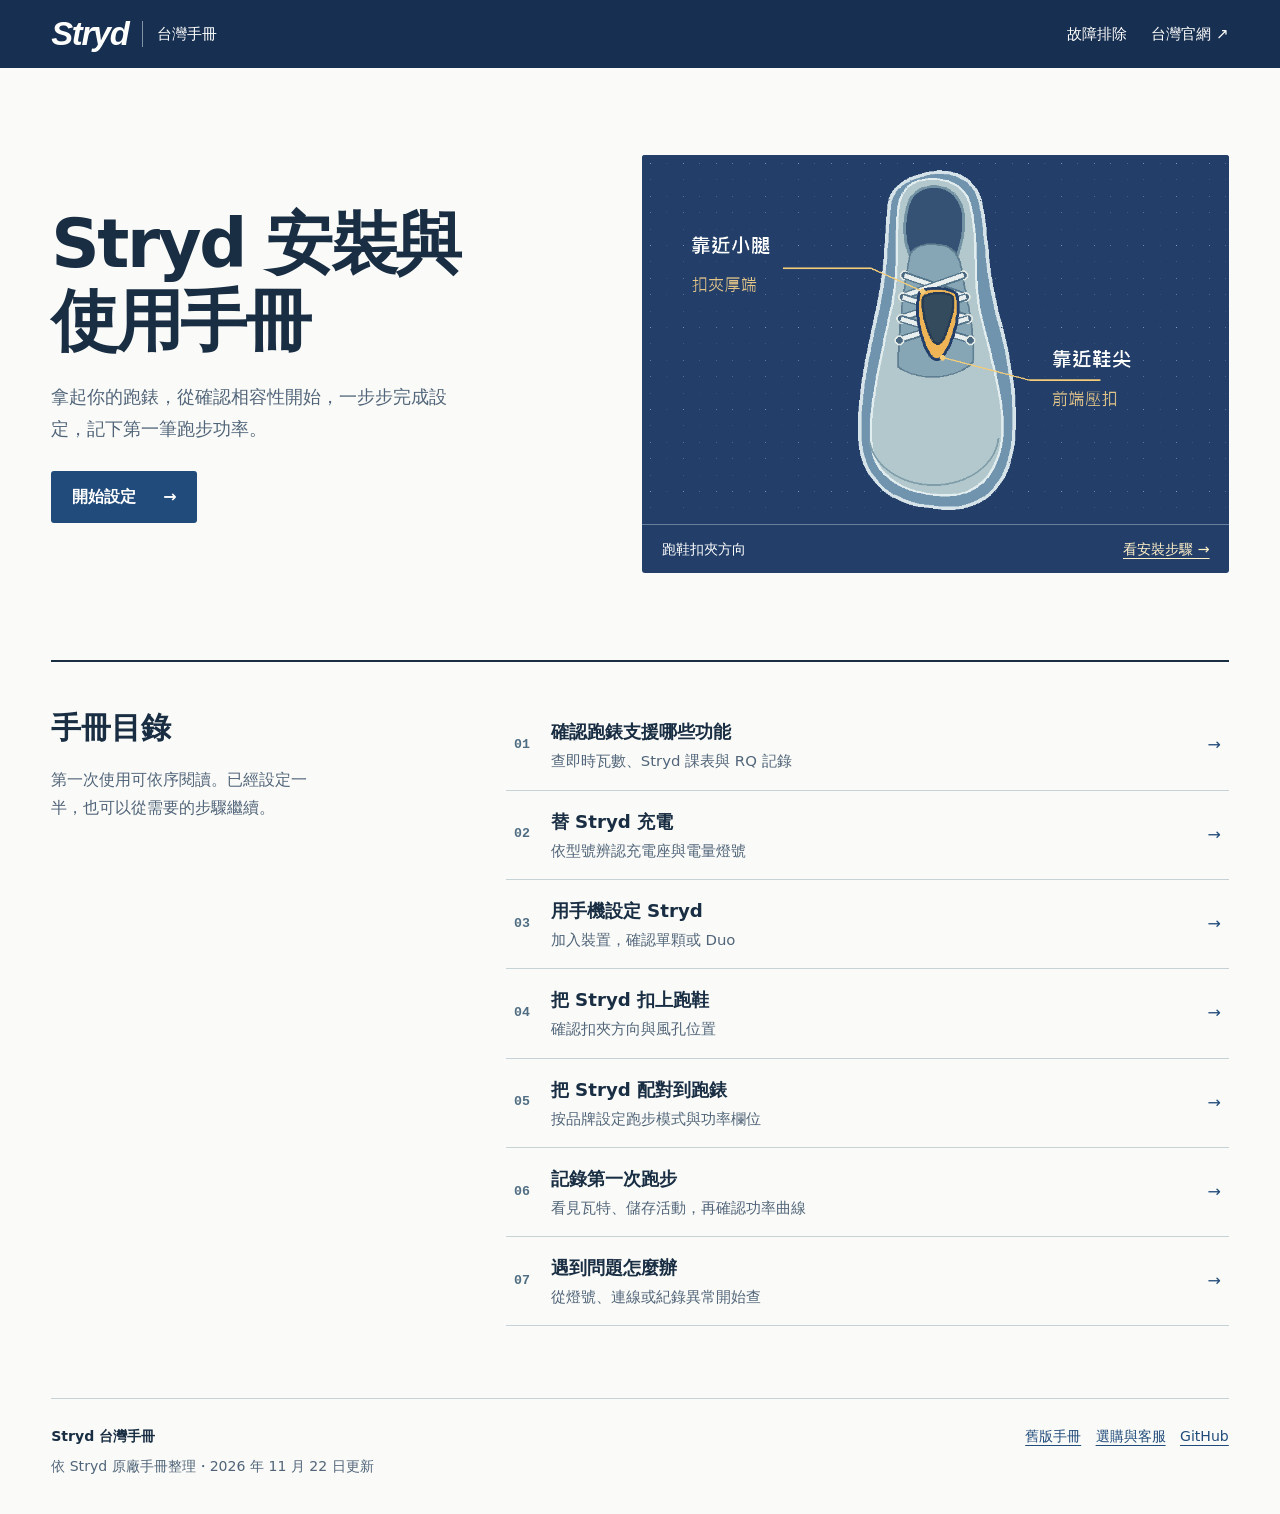
<file: docs/index.html>
<!doctype html>
<html lang="zh-Hant-TW">
<head>
<meta charset="utf-8">
<meta name="viewport" content="width=device-width, initial-scale=1">
<meta name="description" content="Stryd 台灣繁體中文安裝與使用手冊。依跑錶確認即時功率、課表與 RQ 同步，完成充電、鞋扣、配對和第一次跑步。">
<meta name="theme-color" content="#172f50">
<title>Stryd 台灣｜安裝與使用手冊</title>
<link rel="stylesheet" href="assets/manual.css">
<script defer src="assets/manual.js"></script>
</head>
<body>
<a class="skip" href="#main">跳至主要內容</a>
<header><div class="bar"><a class="brand" href="#home" aria-label="Stryd 台灣手冊首頁"><b>Stryd</b><span>台灣手冊</span></a>
<nav aria-label="常用連結"><a href="#help">故障排除</a><a class="twlink" href="https://www.stryd.tw/">台灣官網 ↗</a></nav></div></header>
<main id="main" tabindex="-1">
<section id="home" aria-labelledby="home-title">
<div class="hero"><div class="hero-copy"><h1 id="home-title" tabindex="-1">Stryd 安裝與<br>使用手冊</h1>
<p>拿起你的跑錶，從確認相容性開始，一步步完成設定，記下第一筆跑步功率。</p>
<a href="#watch" class="start">開始設定 <span aria-hidden="true">→</span></a>
</div><figure class="cover"><img src="assets/shoe-orientation.png" width="1000" height="630" alt="鞋面俯視示意，扣夾厚端朝小腿，前端壓扣朝鞋尖。">
<figcaption><span>跑鞋扣夾方向</span><a href="#shoe">看安裝步驟 →</a></figcaption></figure></div>
<div class="directory"><div class="directory-intro"><h2>手冊目錄</h2><p>第一次使用可依序閱讀。已經設定一半，也可以從需要的步驟繼續。</p></div>
<ol class="index-list"><li><a href="#watch"><span class="number">01</span><span><strong>確認跑錶支援哪些功能</strong><small>查即時瓦數、Stryd 課表與 RQ 記錄</small></span><span class="arrow" aria-hidden="true">→</span></a></li>
<li><a href="#charge"><span class="number">02</span><span><strong>替 Stryd 充電</strong><small>依型號辨認充電座與電量燈號</small></span><span class="arrow" aria-hidden="true">→</span></a></li>
<li><a href="#phone"><span class="number">03</span><span><strong>用手機設定 Stryd</strong><small>加入裝置，確認單顆或 Duo</small></span><span class="arrow" aria-hidden="true">→</span></a></li>
<li><a href="#shoe"><span class="number">04</span><span><strong>把 Stryd 扣上跑鞋</strong><small>確認扣夾方向與風孔位置</small></span><span class="arrow" aria-hidden="true">→</span></a></li>
<li><a href="#pair"><span class="number">05</span><span><strong>把 Stryd 配對到跑錶</strong><small>按品牌設定跑步模式與功率欄位</small></span><span class="arrow" aria-hidden="true">→</span></a></li>
<li><a href="#run"><span class="number">06</span><span><strong>記錄第一次跑步</strong><small>看見瓦特、儲存活動，再確認功率曲線</small></span><span class="arrow" aria-hidden="true">→</span></a></li>
<li><a href="#help"><span class="number">07</span><span><strong>遇到問題怎麼辦</strong><small>從燈號、連線或紀錄異常開始查</small></span><span class="arrow" aria-hidden="true">→</span></a></li></ol></div></section>
<div class="reading"><aside><a class="back" href="#home">← 手冊首頁</a><details class="mobile-menu"><summary>章節目錄</summary><nav aria-label="手機章節"><a href="#watch"><span class="number">01</span>選跑錶</a>
<a href="#charge"><span class="number">02</span>充電</a>
<a href="#phone"><span class="number">03</span>手機設定</a>
<a href="#shoe"><span class="number">04</span>安裝鞋扣</a>
<a href="#pair"><span class="number">05</span>跑錶配對</a>
<a href="#run"><span class="number">06</span>第一次跑步</a>
<a href="#help"><span class="number">07</span>故障排除</a></nav></details>
<nav class="rail" aria-label="章節目錄"><a href="#watch"><span class="number">01</span>選跑錶</a>
<a href="#charge"><span class="number">02</span>充電</a>
<a href="#phone"><span class="number">03</span>手機設定</a>
<a href="#shoe"><span class="number">04</span>安裝鞋扣</a>
<a href="#pair"><span class="number">05</span>跑錶配對</a>
<a href="#run"><span class="number">06</span>第一次跑步</a>
<a href="#help"><span class="number">07</span>故障排除</a></nav></aside>
<div class="chapters"><article id="watch" class="chapter" aria-labelledby="title-watch">
<div class="chapter-meta">安裝與使用手冊 <span>/</span> 01・共 07 節</div>
<h2 id="title-watch" tabindex="-1">確認跑錶支援哪些功能</h2><p class="dek">查即時瓦數、Stryd 課表與 RQ 記錄。</p>
<p>先在手錶的「關於」或手機的裝置頁查完整型號。同系列的不同版本也可能用不同方式執行課表，例如 Forerunner 245 和 245 Music。</p>
<div id="watch-filter" hidden><label for="brand-select">我的跑錶品牌</label><select id="brand-select"><option value="">全部品牌</option></select><span id="filter-status" role="status"></span></div>
<div class="table-wrap" role="region" aria-label="錶款與功能對照" tabindex="0">
<table>
<caption>常見錶款與三項功能</caption>
<thead><tr><th scope="col">跑錶／型號例</th><th scope="col">看 Stryd 即時瓦數</th><th scope="col">執行 Stryd 平台課表</th><th scope="col">跑後送到 RQ</th></tr></thead>
<tbody>
<tr><th scope="row"><a href="#pair-garmin">Garmin</a><br>Forerunner 165、245 Music、255、265、955、965、970；fēnix 7、8</th><td>Stryd Zones 欄位</td><td>可，透過 Garmin 行事曆</td><td>Garmin Connect</td></tr>
<tr><th scope="row"><a href="#pair-garmin">其他 Garmin</a><br>Forerunner 55、245；Instinct 2</th><td>Stryd Zones 欄位</td><td>55、245 用 Stryd Workout App；Instinct 2 僅列記錄功能</td><td>Garmin Connect</td></tr>
<tr><th scope="row"><a href="#pair-coros">COROS</a><br>PACE 2、3、4、Pro；APEX、APEX Pro、APEX 2、2 Pro、4；VERTIX、2、2S</th><td>跑步功率欄位</td><td>可，透過 COROS 行事曆</td><td>COROS</td></tr>
<tr><th scope="row"><a href="#pair-coros">COROS</a><br>NOMAD</th><td>支援外接 Stryd</td><td>Stryd 課表清單未列此型號</td><td>COROS</td></tr>
<tr><th scope="row"><a href="#pair-apple">Apple Watch</a><br>如 Series 8、SE 2、Ultra 2</th><td>Stryd 手錶 App</td><td>可，在 Stryd App 執行</td><td>Apple 健康／RQ iOS</td></tr>
<tr><th scope="row"><a href="#pair-wear">Wear OS 3 以上</a><br>可安裝 Stryd Wear 的 Pixel Watch、Galaxy Watch</th><td>Stryd Wear</td><td>可，在 Stryd Wear 執行當日課表</td><td>手動匯入 FIT 檔</td></tr>
<tr><th scope="row"><a href="#pair-suunto">Suunto</a><br>如 9、Race、Vertical 系列</th><td>支援的跑步模式</td><td>無直接匯入</td><td>手動匯入 FIT 檔</td></tr>
<tr><th scope="row"><a href="#pair-polar">Polar</a><br>如 Pacer Pro、Vantage V3</th><td>跑步功率欄位</td><td>無直接匯入</td><td>手動匯入 FIT 檔</td></tr>
<tr><th scope="row"><a href="#pair-amazfit">Amazfit</a><br>Balance 2</th><td>Stryd Power 欄位</td><td>無直接匯入</td><td>手動匯入 FIT 檔</td></tr>
<tr><th scope="row"><a href="#pair-wahoo">Wahoo</a><br>ELEMNT RIVAL</th><td>跑步功率欄位</td><td>無直接匯入；可另用 TrainingPeaks</td><td>手動匯入 FIT 檔</td></tr>
</tbody></table>
</div>
<p><strong>要把功率送到 RQ？</strong>最後一欄列的是活動傳送管道。跑完後到 RQ 行事曆開啟同一筆紀錄，就能查看該筆活動是否含功率。<a href="#pair-rq">檢查 RQ 功率紀錄</a></p>
<p><strong>COROS PACE Pro 和 VERTIX 2S</strong> 均列在 Stryd 的相容機型頁，可使用行事曆課表。<a href="https://help.stryd.com/en/articles/6879255-coros-compatibility-with-stryd">核對原廠錶款名單</a></p>
<details><summary>我的錶是 COROS NOMAD、PACE 1，或沒有列在表裡</summary>
<p>COROS 列出 NOMAD 可連接 Stryd 並顯示功率。Stryd 的課表相容清單尚未列出 NOMAD。PACE 1 與 Kiprun 500 在 Stryd 清單上列為不相容。<a href="https://support.coros.com/hc/en-us/articles/360048953391-Pairing-Stryd-with-Your-COROS-Watch">COROS 配對清單</a> · <a href="https://help.stryd.com/en/articles/6879255-coros-compatibility-with-stryd">Stryd 的 COROS 錶款清單</a></p>
<p>若錶上只能顯示配速或距離，仍可用手機 Stryd App 看功率與記錄。單顆 Stryd 也可跑後離線同步；使用 Duo 時，請在相容跑錶或手機 App 按下開始記錄。<a href="#pair-mobile">用手機記錄</a> · <a href="https://help.stryd.com/en/articles/6879266-can-i-use-stryd-without-a-compatible-watch">原廠無相容跑錶指南</a></p>
</details>
<p class="sources"><a href="https://www.stryd.tw/post/stryd-5-watch-compatibility">台灣跑錶選購指南</a> · <a href="https://help.stryd.com/en/articles/13144031-compatible-watches-with-stryd">原廠各品牌比較</a> · <a href="https://help.stryd.com/en/articles/6879256-garmin-compatibility-with-stryd">Garmin 完整分級</a></p>

<nav class="paging" aria-label="前後章節"><a href="#home">← 手冊首頁</a><a class="next" href="#charge">下一步・充電 →</a></nav></article>
<article id="charge" class="chapter" aria-labelledby="title-charge">
<div class="chapter-meta">安裝與使用手冊 <span>/</span> 02・共 07 節</div>
<h2 id="title-charge" tabindex="-1">替 Stryd 充電</h2><p class="dek">依型號辨認充電座與電量燈號。</p>
<p>先拿出感測器和同一代的充電器。新機第一次接上電源會離開運送模式。Duo 有兩顆，兩顆都要充電。</p>
<ol>
  <li><strong>Stryd 5.0</strong>：將 USB-C 線接到磁吸鑰匙圈充電器與 USB 電源，再把感測器吸上充電器。在充電器上亮綠燈代表已充飽。</li>
  <li><strong>取下後再確認電量。</strong>用手指在 5.0 上連點兩下。綠燈表示電量充足，黃燈可在跑後補電，紅燈請先充電。連線時另有提示：連閃兩次藍燈代表藍牙連線或斷線，連閃兩次黃燈則是 ANT+ 連線或斷線。</li>
</ol>
<details><summary>我用 Next Gen、風阻版或更早的型號</summary>
  <p>Next Gen 使用專用 USB-C 充電座。充電時橘燈明暗交替，充滿後恆亮。風阻版請用對應的充電座。早期無風阻款若底部沒有金屬接點，請用 Qi 無線充電盤。風阻版與無風阻款放在充電器上時，電量充足可能會熄燈，電量低於 85% 後會恢復充電。</p>
  <p>完成手機配對後，可在 Stryd App 的裝置資訊核對型號。2–13 是無風阻款，14–25 是風阻款，26–27 是 Next Gen，30 以上是 5.0。早期 Stryd Live 原始版本只記錄配速與距離；胸戴式 Pioneer 另有專屬說明。<a href="https://help.stryd.com/en/articles/8981054-deprecated-stryd-hardware-faq">早期產品說明</a></p>
</details>
<p class="check"><strong>完成確認</strong>　感測器已有電。若充電後沒有反應，先<a href="#help">查充電與燈號問題</a>。</p>
<p class="sources"><a href="https://help.stryd.com/en/articles/8913569-getting-started-with-stryd-single-pod">原廠首次充電說明</a> · <a href="https://help.stryd.com/en/articles/6879056-stryd-pod-technical-specifications-and-faq">各代型號與燈號</a> · <a href="https://help.stryd.com/en/articles/6879052-accessories-purchasing-chargers-clips-for-stryd">各代適用配件</a></p>

<nav class="paging" aria-label="前後章節"><a href="#watch">← 選跑錶</a><a class="next" href="#phone">下一步・手機設定 →</a></nav></article>
<article id="phone" class="chapter" aria-labelledby="title-phone">
<div class="chapter-meta">安裝與使用手冊 <span>/</span> 03・共 07 節</div>
<h2 id="title-phone" tabindex="-1">用手機設定 Stryd</h2><p class="dek">加入裝置，確認單顆或 Duo。</p>
<ol>
  <li><strong>安裝 Stryd App，登入或建立帳號。</strong>下載 <a href="https://apps.apple.com/tw/app/stryd/id938379154">iPhone 版</a>或 <a href="https://play.google.com/store/apps/details?id=com.stryd.pioneer">Android 版</a>。開啟手機藍牙，允許 App 使用藍牙。</li>
  <li><strong>在 App 裡找感測器。</strong>取下充電器，把一顆感測器靠近手機。在首次設定或右上角齒輪 <b lang="en">Settings</b> 選 <b lang="en">Pair Stryd</b>。依畫面按 <b lang="en">Continue</b>、<b lang="en">Pair</b>，找到時感測器會閃燈。</li>
  <li><strong>把身高、體重存進感測器。</strong>在 <b lang="en">Settings → Paired Devices</b> 點選 Stryd，等裝置連線後選 <b lang="en">Update Height and Weight</b>。確認數值與單位，再按 Save。體重會影響跑步功率，身高會影響下肢彈簧剛性。</li>
  <li><strong>確認韌體。</strong>進入 <b lang="en">Settings → Paired Devices</b>，點選已配對的 Stryd。若顯示 <b lang="en">Firmware Update</b>，依提示更新，感測器放在手機旁，App 持續開在前景直到完成。</li>
</ol>
<details><summary>我有兩顆，要組成 Duo</summary>
  <p>準備兩顆 5.0，或兩顆 Next Gen。這兩代各自成組。第一顆配好後，選 <b lang="en">Pair a Second Stryd Pod</b>，依提示加入第二顆。兩顆都會閃燈。若提示更新，等兩顆都更新完成。</p>
  <p>回到裝置清單確認顯示 <b lang="en">Stryd Duo</b>。若用 Garmin，可先在裝置資訊記下組成 Duo 後的 ANT+ ID，配錶時用它核對裝置。</p>
</details>
<p class="check"><strong>完成確認</strong>　App 的已配對裝置顯示你的 Stryd 或 Stryd Duo。把感測器移離充電器並連線後，可在這裡查看電量。</p>
<p class="sources"><a href="https://help.stryd.com/en/articles/8913569-getting-started-with-stryd-single-pod">原廠單顆配對</a> · <a href="https://help.stryd.com/en/articles/8538807-pair-stryd-duo-in-the-stryd-mobile-app">原廠 Duo 配對</a> · <a href="https://help.stryd.com/en/articles/8977365-stryd-hardware-common-questions">裝置電量</a> · <a href="https://help.stryd.com/en/articles/6879314-set-height-and-weight-using-the-stryd-app">設定感測器身高與體重</a></p>

<nav class="paging" aria-label="前後章節"><a href="#charge">← 充電</a><a class="next" href="#shoe">下一步・安裝鞋扣 →</a></nav></article>
<article id="shoe" class="chapter" aria-labelledby="title-shoe">
<div class="chapter-meta">安裝與使用手冊 <span>/</span> 04・共 07 節</div>
<h2 id="title-shoe" tabindex="-1">把 Stryd 扣上跑鞋</h2><p class="dek">確認扣夾方向與風孔位置。</p>
<figure class="shoe"><img src="assets/shoe-orientation.png" width="1000" height="630" alt="從鞋面上方看，扣夾厚端朝小腿，前端壓扣朝鞋尖。"><figcaption>扣夾方向示意。以穿鞋者的腳為準。</figcaption></figure>
<ol>
  <li><strong>把鞋扣穿在鞋帶下方。</strong>使用與感測器同代的鞋扣。讓鞋扣落在鞋面中央，厚的一端朝腳踝，前端卡榫朝鞋尖。用四股鞋帶固定；若需用五股，先確認鞋帶沒有蓋住迎風孔。</li>
  <li><strong>先放寬端，再壓前端。</strong>感測器平面朝鞋面，把寬的一端卡進靠腳踝的厚端，再往下壓靠鞋尖的一端，直到聽見卡入聲。</li>
  <li><strong>輕碰檢查。</strong>感測器要貼穩、居中。斜鞋帶款式也要對準鞋子前進的方向。Duo 在左右鞋各扣一顆，用相近的位置固定。</li>
</ol>
<details><summary>換鞋時怎麼取下？</summary>
  <p>按下靠鞋尖的鞋扣卡榫，讓感測器鬆開後再取出。換鞋時盡量維持相同位置與方向。原廠圖文內有四股鞋帶、五股鞋帶、拆卸與斜鞋帶影片，可依鞋款觀看。</p>
</details>
<p class="check"><strong>完成確認</strong>　感測器已扣緊，鞋帶沒有擋到迎風孔，走幾步也不會晃動。</p>
<p class="sources"><a href="https://help.stryd.com/en/articles/8913569-getting-started-with-stryd-single-pod">看原廠扣鞋與拆卸示範（Step 4）</a> · <a href="https://help.stryd.com/en/articles/6879062-pace-distance-accuracy-how-to-understand-test-and-fine-tune-stryd-s-pace-distance">原廠鞋面安裝位置說明</a></p>

<nav class="paging" aria-label="前後章節"><a href="#phone">← 手機設定</a><a class="next" href="#pair">下一步・跑錶配對 →</a></nav></article>
<article id="pair" class="chapter" aria-labelledby="title-pair">
<div class="chapter-meta">安裝與使用手冊 <span>/</span> 05・共 07 節</div>
<h2 id="title-pair" tabindex="-1">把 Stryd 配對到跑錶</h2><p class="dek">按品牌設定跑步模式與功率欄位。</p>
<p>穿上已扣好 Stryd 的跑鞋，移動腳讓感測器喚醒，再打開自己平常使用的跑步模式。選下方品牌查看配對位置與成功畫面。</p>
<details id="pair-garmin"><summary>Garmin｜將 Stryd Zones 加到跑步畫面</summary>
<ol>
<li>在手機的 Stryd App 打開設定 → Connected Accounts，連接 Garmin Connect；在 Garmin 授權畫面允許 Activities（活動）與 Training（訓練），讓跑後紀錄和日曆課表都能傳送。在已配對 Stryd 的裝置頁記下 ANT+ ID。</li>
<li>在手機開啟 Connect IQ，為這支錶安裝 <strong>Stryd Zones</strong> 資料欄位。在欄位設定填入自己的 Stryd 使用者名稱與 ANT+ ID，儲存並同步手錶。</li>
<li>手錶進入「感測器與配件」→「新增」→「搜尋所有感測器」。移動腳，選 <strong>FP-數字</strong>（部分錶款顯示鞋子圖示），數字要和你的 ANT+ ID 相同。若跑錶支援 Running Dynamics Pod，且搜尋清單出現同一個 ID 的 RD Pod，也一併配對。</li>
<li>回到感測器清單，關閉 Auto Discover（自動探索）。沒有這個選項的錶款，依原廠指引將多餘的 PWR 與藍牙 FP-Stryd／Stryd5／StrydX 連線狀態設為關閉，保留上一步的 ANT+ 連線。</li>
<li>手錶進入「跑步」→「跑步設定」→「資料畫面」，新增一欄 Connect IQ → Stryd Zones。若這個跑步模式有 Garmin 內建「跑步功率」，關閉它以免混入另一組瓦數。將該模式的 Auto Lap（自動計圈）關閉，並在「系統」→「資料記錄」將頻率設為「每秒」。</li>
</ol>
<p><strong>想用 Stryd 測戶外配速或距離？</strong>在支援的 Garmin 錶款，打開該 FP 感測器設定，把 Speed（速度）或 Distance（距離）設為 Always，各項可分別選擇。第一次設定時關閉自動校正，校正係數使用 100.0。<a href="https://help.stryd.com/en/articles/8981392-common-garmin-and-stryd-questions">Garmin 配速與距離設定</a></p>
<p><strong>試跑時看這裡：</strong>切到剛加入的 Stryd Zones 畫面，小跑時瓦數會跟著變。越野或跑步機模式要分別加入欄位。若要執行課表，支援行事曆的錶在「訓練」→「訓練行事曆」選當天課表；Forerunner 55 等指定舊款則開啟獨立的 Stryd Workout App。</p>
<p class="sources"><a href="https://apps.garmin.com/en-us/apps/18fb2cf0-1a4b-430d-ad66-988c847421f4">Connect IQ 的 Stryd Zones</a> · <a href="https://help.stryd.com/en/articles/8594075-stryd-zones-data-fields-and-garmin-watch-setup-with-stryd-and-stryd-duo">原廠設定步驟</a> · <a href="https://help.stryd.com/en/articles/6879256-garmin-compatibility-with-stryd">按型號查課表方式</a></p>
</details>
<details id="pair-coros"><summary>COROS｜配對 STRYD 並加入跑步功率</summary>
<ol>
<li>手錶進入「系統」→「配件」→「新增」。PACE 2、APEX／APEX Pro、VERTIX 選 ANT+；PACE 3／4／Pro、APEX 2／2 Pro／4、VERTIX 2／2S、NOMAD 選藍牙。ANT+ 搜尋時選 <strong>STRYD</strong>；藍牙則辨識 Stryd5 或 StrydX。Duo 只要選其中一個感測器。</li>
<li>在 COROS App 的裝置頁選手錶 → 活動設定 → 跑步 → 活動資料頁，加入 Running Power（跑步功率）並儲存。回到錶上的跑步起始畫面，等 <strong>S 圖示常亮</strong>才開始，小跑時查看瓦數。</li>
<li>要將紀錄送到 Stryd，在 Stryd App 設定 → Connected Accounts 連接 COROS，並允許跑步功率資料。要看 Duo 左右平衡，先等活動進入 Stryd，再到裝置頁執行 Offline Sync。</li>
</ol>
<p><strong>要跟 Stryd 課表跑：</strong>在 Stryd 的 COROS 帳號設定開啟 Import Activities、Export Workouts。首次在 COROS App 裝置頁打開 Training Plan Library，加入 Stryd Training Plan。等兩邊行事曆出現近期課表、手機同步手錶後，到錶上 Training Plan 選今天。手錶一次顯示接下來七天的課表。保留彈性分段時，請自己掌握時間，按圈鍵進入下一段。若分段目標是 None（無目標），先在 Stryd 改為臨界功率百分比或自覺強度（RPE），再同步課表。</p>
<p class="sources"><a href="https://support.coros.com/hc/en-us/articles/360048953391-Pairing-Stryd-with-Your-COROS-Watch">COROS 各型號配對方式</a> · <a href="https://help.stryd.com/en/articles/6960869-coros-setup-with-stryd">Stryd 課表設定與限制</a></p>
</details>
<details id="pair-apple"><summary>Apple Watch｜在手錶的 Stryd App 開跑</summary>
<ol>
<li>先在 iPhone 的 Stryd App 配對感測器，再開 iPhone 的「Watch」App，找到 Stryd 並安裝到手錶。舊錶先看 App Store 的「相容性」；本次核對台灣版需要 watchOS 9.2 以上。</li>
<li>解鎖手錶並開啟 Stryd。若錶面提示配對，到 iPhone 的 Stryd 設定點 Pair Apple Watch。</li>
<li>在手錶的 Stryd App 選 Open Run 或戶外跑步，等感測器連線後開始。試跑時看功率，結束後在 Stryd 行事曆查看同一筆活動。若 Stryd 行事曆已排課，可從 Upcoming Runs 選課表。</li>
</ol>
<p class="sources"><a href="https://apps.apple.com/tw/app/stryd/id938379154">台灣 App Store 安裝條件</a> · <a href="https://help.stryd.com/en/articles/6950413-apple-watch-setup-with-stryd">原廠 Apple Watch 步驟</a></p>
</details>
<details id="pair-wear"><summary>Pixel Watch／Galaxy Watch｜使用 Stryd Wear</summary>
<p>確認手錶是 Wear OS 3 以上。在 Android 手機的 Stryd App 配對感測器，從 Google Play 安裝 Stryd Wear 至手錶。用同一個 Stryd 帳號登入手錶，允許鄰近裝置與定位。</p>
<p>手錶選 Run → Free Run，等裝置已連線再開始；小跑時查看瓦數。Stryd 行事曆有當日課表時，改選 Today’s Workout。較早採 Tizen 的 Galaxy Watch 請查舊款適用方案。<a href="https://help.stryd.com/en/articles/12976807-android-wear-os-setup-with-stryd">原廠 Wear OS 指南與舊款說明</a></p>
</details>
<details id="pair-suunto"><summary>Suunto｜配對 Foot Pod，選擇含功率的運動模式</summary>
<p>以 Suunto 9／Spartan 為例，在設定 → 連線 → 配對感測器選 Foot Pod。移動腳，等配對完成；在已配對裝置的 Foot Pod 設定關閉自動校正。到手機 Suunto App 選手錶 → 自訂運動模式，建立含「功率」欄位的跑步畫面並同步。用該模式起跑，確認功率隨腳步更新。</p>
<p>要把新活動送回 Stryd，在手機 Stryd App 的 Settings → Connected Accounts 選 Import from Suunto 並授權。之後含功率的新活動會自動匯入。Race、Vertical 系列請依錶款使用外接感測器或支援的 SuuntoPlus 選項。Ambit 3 若要功率須以 Power POD 配對，Ambit 3 Run 不支援 Stryd 功率。<a href="https://help.stryd.com/en/articles/6879259-suunto-compatibility-with-stryd">Suunto 各型號差異</a> · <a href="https://help.stryd.com/en/articles/6891946-suunto-3-5-9-spartan-vertical-race-run-and-ambit-3-setup-with-stryd">原廠分機型設定</a></p>
</details>
<details id="pair-polar"><summary>Polar｜在 Polar Flow 加入功率欄位</summary>
<p>以 Pacer Pro、Vantage 為例，手錶選設定 → 一般設定 → 配對與同步 → 配對感測器，把跑鞋移近手錶確認配對。Duo 只選一個 Stryd5 或 StrydX。到 Polar Flow 編輯「跑步」運動內容，在 Training Views 加入功率，儲存並同步。</p>
<p>手錶選同一運動內容，等步頻感測器圖示常亮，小跑時切到功率欄。要把新活動送回 Stryd，在手機 Stryd App 的 Settings → Connected Accounts 選 Import from Polar 並授權。同步 Polar Flow 後，新的含功率活動會匯入 Stryd；再從 Stryd 裝置頁離線同步即可補上進階指標。<a href="https://help.stryd.com/en/articles/6906804-polar-pacer-pro-vantage-and-gritx-set-up-with-stryd">原廠 Polar 設定</a> · <a href="https://help.stryd.com/en/articles/6879260-polar-compatibility-with-stryd">Polar 相容型號</a></p>
</details>
<details id="pair-amazfit"><summary>Amazfit Balance 2｜在運動配件新增 Stryd</summary>
<p>以 Zepp 更新手錶後，在錶上「設定」→ Workout Accessory 選自己的 Stryd5 或 StrydX。進入跑步模式 → Settings → More → Data Page，加入 Stryd Power；試跑時確認瓦數有變化。要讓跑後活動進入 Stryd，在 Stryd App 設定 → Connected Accounts 連接 Zepp。<a href="https://help.stryd.com/en/articles/12702410-getting-started-with-amazfit-and-stryd">原廠 Balance 2 步驟</a></p>
</details>
<details id="pair-wahoo"><summary>Wahoo ELEMNT RIVAL｜儲存 Foot Pod 並加入功率</summary>
<p>在手錶設定 → Sensors → Pair New，移動腳，選 Footpod 並儲存。用 ELEMNT 手機 App 開啟 Workout Profiles → Running → Workout Pages，在常用頁加入功率。手錶選 Running，移動時確認瓦數更新。若要自動送到 Stryd，在 Stryd App 的 Connected Accounts 連接 Wahoo。<a href="https://help.stryd.com/en/articles/6879696-wahoo-elemnt-rival-and-stryd-setup">原廠 RIVAL 步驟</a></p>
</details>
<details id="pair-mobile"><summary>沒有相容跑錶｜用手機記錄</summary>
<p>將手機帶在身上，在 Stryd App 查看感測器已連線，進入行事曆 →「＋」→ Start Run，選戶外或室內再開始記錄。移動時應出現瓦數；跑完停止、儲存，回到行事曆開啟這筆活動。<a href="https://help.stryd.com/en/articles/9180781-first-run-with-the-stryd-app">手機首跑圖解</a></p>
</details>
<details id="pair-rq"><summary>使用 RQ 跑力｜檢查這筆跑步有沒有瓦數</summary>
<ol>
<li><strong>先連接紀錄來源。</strong>Garmin 或 COROS 用戶可在 RQ App「更多」→「連接裝置」選對應品牌，以平常記錄活動的帳號授權。用 Apple Watch 的 Stryd App 記錄時，先允許 Stryd 寫入「健康」的體能訓練（Workouts）。等活動出現在 iPhone「健康」後，再於 RQ 的「連接裝置」→「健康」授權，從紀錄列表上傳。</li>
<li><strong>儲存短跑，再檢查同一筆活動。</strong>先確認 Garmin Connect、COROS 或 Stryd 有本次瓦數，再到 RQ 行事曆開啟相同日期與起跑時間的跑步，查看是否有功率數值或曲線。若只看到時間和距離，先回到記錄活動的 App 查看同一趟跑步是否有功率曲線。</li>
<li><strong>使用其他錶款或缺欄位。</strong>有原始 FIT 檔時可用 RQ 網站的「上傳紀錄」手動匯入。若活動在 Stryd PowerCenter，於電腦開啟行事曆，選該次活動，按右上角的雲朵向下箭頭下載 FIT。只用 iPhone 的 Stryd App 記錄時，請走這條路徑；原廠說明此類活動不會寫入 Apple 健康。另經 Strava 轉傳可能減少資料；同一筆跑步以單一來源為主，若已匯入但缺欄位，先向客服確認，避免重複上傳。</li>
</ol>
<p class="sources"><a href="https://www.runningquotient.com/help/watch">RQ 上傳指南</a> · <a href="https://www.runningquotient.com/help/apple-health">Apple 健康操作</a> · <a href="https://help.stryd.com/en/articles/8971371-common-questions-for-apple-watch-and-stryd">Stryd 寫入 Apple 健康的條件</a> · <a href="https://www.runningquotient.com/help/manually">手動上傳 FIT</a> · <a href="https://help.stryd.com/en/articles/6879381-how-to-export-your-activity-data-from-stryd-powercenter">如何從 PowerCenter 匯出</a></p>
</details>

<nav class="paging" aria-label="前後章節"><a href="#shoe">← 安裝鞋扣</a><a class="next" href="#run">下一步・第一次跑步 →</a></nav></article>
<article id="run" class="chapter" aria-labelledby="title-run">
<div class="chapter-meta">安裝與使用手冊 <span>/</span> 06・共 07 節</div>
<h2 id="title-run" tabindex="-1">記錄第一次跑步</h2><p class="dek">看見瓦特、儲存活動，再確認功率曲線。</p>
<p>先在熟悉的路線輕鬆跑一小段。這趟只要確認兩件事：跑動時看得到 Stryd 瓦數，儲存後找得到同一段功率曲線。</p>
<ol>
  <li><strong>起跑前看連線。</strong>穿好跑鞋、移動幾步，打開剛設定的跑步模式，在感測器畫面確認 Stryd 已連線。若手錶也能從手腕估算功率，請依<a href="#pair">該錶款配對說明</a>核對資料來源。使用 Garmin Stryd Zones 的跑者，切到這個欄位。</li>
  <li><strong>啟動活動。</strong>按下開始，確認時間持續增加。慢跑一小段，在安全處查看功率（W）是否隨跑動更新。Duo 必須由相容手錶或 Stryd App 開始記錄，才會將這次跑步寫入感測器記憶體。</li>
  <li><strong>停止並儲存。</strong>在原本開始記錄的手錶或 App 結束活動，選擇「儲存」。用手錶記錄時，先同步至該品牌的 App。打開剛剛那一筆跑步，以開始時間、跑步時長及功率曲線核對結果。</li>
</ol>
<details><summary>沒有相容手錶，如何用手機記錄？</summary>
  <p>把已配對的 Stryd 扣上鞋，打開手機 Stryd App。首頁左上角的感測器圖示旁出現綠點，就代表已連線。從 <b lang="en">Calendar</b>（行事曆）的「＋」選 <b lang="en">Start Run</b>，選 <b lang="en">Outdoor</b>（戶外）或 <b lang="en">Indoor</b>（室內），按播放鍵開始。結束時按停止，再按 <b lang="en">Finish Run</b> 保留活動。回行事曆點開這一筆即可看功率。</p>
</details>
<details><summary>我要在 Stryd 裡看完整資料</summary>
  <p>若使用 COROS、Polar 或 Suunto，先讓手錶品牌的活動匯入 Stryd，再用手機補上感測器內的進階數據。靠近感測器，打開 Stryd App，依序進入 <b lang="en">Settings → Paired Devices → Stryd → Sync Stryd</b>。保持 App 在前景，同步結束後在 Review Offline Runs 選同一時段的活動合併，再按 Continue。</p>
  <p>使用 5.0 或 Next Gen 的單顆或 Duo，且有有效 Stryd 會籍，可另外同步 Footpath 足跡圖。跑後把感測器放在手機旁，打開 Stryd App。在 <b lang="en">Settings → Footpath Sync Settings</b> 開啟 <b lang="en">Footpath Auto Sync</b>，或點首頁的感測器圖示選 <b lang="en">Footpath Sync</b> 手動同步。完成後在網頁版 PowerCenter 的 Footpath Visualization 查看。</p>
</details>
<p class="check"><strong>完成確認</strong>　你能在剛儲存的那筆活動裡，找到與試跑時段對應的瓦數變化。要傳到 RQ，再到 RQ 開啟同一筆，確認其中也有功率資料。</p>
<p class="sources"><a href="https://help.stryd.com/en/articles/9180781-first-run-with-the-stryd-app">原廠首次手機跑步</a> · <a href="https://help.stryd.com/en/articles/6879266-can-i-use-stryd-without-a-compatible-watch">單顆與 Duo 的記錄條件</a> · <a href="https://help.stryd.com/en/articles/6879327-offline-sync-uploading-pod-memory-to-the-stryd-mobile-app">補同步感測器資料</a> · <a href="https://help.stryd.com/en/articles/8538788-how-to-use-stryd-footpath-with-next-gen-stryd-stryd-duo">Footpath 同步說明</a></p>

<nav class="paging" aria-label="前後章節"><a href="#pair">← 跑錶配對</a><a class="next" href="#help">下一步・故障排除 →</a></nav></article>
<article id="help" class="chapter" aria-labelledby="title-help">
<div class="chapter-meta">安裝與使用手冊 <span>/</span> 07・共 07 節</div>
<h2 id="title-help" tabindex="-1">遇到問題怎麼辦</h2><p class="dek">從燈號、連線或紀錄異常開始查。</p>
<details><summary>放上充電器沒亮燈，或手機顯示 0%</summary>
  <p>先確認充電器屬於這一代，重新放好感測器，換一個可供電的 USB 孔。舊款充足時可能熄燈。若 App 在充電時顯示 0%，先把感測器取下，重新連線讀取電量。5.0 也可連點兩下看燈色。<a href="#charge">對照各代充電方式</a></p>
</details>
<details><summary>手機搜尋不到 Stryd</summary>
  <p>確認手機已開啟藍牙，並允許 Stryd App 存取；部分 Android 版本還需允許定位。先退出其他裝置的跑步畫面或關閉附近曾連線手錶的藍牙，避免它先占用連線。重開 Stryd App，在 <b lang="en">Settings → Pair Stryd</b> 重試。仍找不到，可重新啟動手機，並在感測器接上充電器時再試。<a href="https://help.stryd.com/en/articles/6879325-why-can-i-not-connect-stryd-to-my-phone">原廠手機連線排查</a></p>
</details>
<details><summary>手錶有配速，功率卻空白，或不知道瓦數來自哪裡</summary>
  <p>先回到實際使用的「跑步」活動，核對外接感測器名稱及連線狀態，依<a href="#pair">你的錶款說明</a>檢查功率欄位。若用 Garmin，確認活動內已加入 Stryd Zones。只支援步頻感測器的錶款可能僅能顯示配速與距離。也可先用手機 Stryd App 短跑一次，確認感測器本身能送出瓦數。</p>
</details>
<details><summary>Duo 只找到一顆，或跑完少了左右平衡資料</summary>
  <p>查看兩顆電量及型號。兩顆 5.0 或兩顆 Next Gen 才能組成 Duo。在手機的已配對裝置找 <b lang="en">Stryd Duo</b>，若只看到單顆，回到<a href="#phone">手機配對</a>加入第二顆。下次跑步前先用相容手錶或手機啟動記錄。已有活動但缺少進階欄位時，可依<a href="#run">首次跑步</a>中的離線同步步驟補資料。<a href="https://help.stryd.com/en/articles/13189582-faq-stryd-duo-stryd-footpath">原廠 Duo 指標排查</a></p>
</details>
<details><summary>手錶跑完有瓦數，RQ 裡卻沒有功率</summary>
  <p>從同一趟跑步往後查。先在手錶品牌的 App 找到相同起跑時間，打開功率圖；再檢查 RQ 已連結的來源帳號及該筆跑步。若來源已有功率、RQ 仍缺少，保留兩端畫面、活動時間和手錶型號。若來源本身沒有可用功率，回到<a href="#pair">手錶設定</a>確認欄位並重錄一筆短跑。</p>
</details>
<h3>聯絡 Stryd 台灣</h3>
<p>仍卡住時，可寄信給 <a href="mailto:support@stryd.tw">support@stryd.tw</a>。附上感測器世代、跑錶型號、手機系統、卡住的步驟或燈號，方便客服判斷。也可使用<a href="https://www.stryd.tw/">台灣官網的「聯繫我們」</a>。</p>
<p class="sources"><a href="https://help.stryd.com/en/articles/8977365-stryd-hardware-common-questions">原廠硬體常見問題</a></p>

<nav class="paging" aria-label="前後章節"><a href="#run">← 第一次跑步</a><a class="next" href="#home">回手冊首頁 →</a></nav></article></div></div>
</main>
<footer><div><strong>Stryd 台灣手冊</strong><span>依 Stryd 原廠手冊整理・2026 年 11 月 22 日更新</span></div>
<nav aria-label="其他資源"><a href="https://strydtaiwan.gitbook.io/stryd/">舊版手冊</a><a href="https://www.stryd.tw/">選購與客服</a><a href="https://github.com/rq90/stryd-tw-manual">GitHub</a></nav></footer>
</body></html>
</file>
<file: docs/assets/manual.css>
:root {
  --ink: #192d43;
  --blue: #214b7b;
  --muted: #516479;
  --paper: #fafbf8;
  --line: #c7d2d7;
  --soft: #eaf1f4;
  --gap: clamp(18px, 4vw, 72px);
  color: var(--ink);
  background: var(--paper);
  font: 100%/1.75 "Source Sans 3", "Microsoft JhengHei", "PingFang TC", system-ui, sans-serif;
  text-underline-offset: .23em;
  scrollbar-color: #8293a4 var(--paper);
}
* { box-sizing: border-box; }
body, figure, h1, h2, h3, p { margin: 0; }
body { overflow-wrap: anywhere; }
a { color: var(--blue); }
a:hover { text-decoration: underline; }
:focus-visible { outline: 3px solid #b05b08; outline-offset: 4px; }
::selection { background: #f4d5a0; color: #192d43; }
[hidden] { display: none !important; }
.skip { position: absolute; left: 12px; top: -8rem; z-index: 4; padding: 12px; background: white; }
.skip:focus { top: 5px; }
header { background: #172f50; color: #fff; }
.bar, main, footer { width: min(1190px, 100% - var(--gap) * 2); margin-inline: auto; }
.bar, .bar nav, .brand, footer nav { display: flex; align-items: center; gap: 1.5rem; }
.bar { justify-content: space-between; min-height: 68px; }
.bar a { color: #fff; text-decoration: none; }
.bar a:hover, footer a:hover, .rail a:hover, .back:hover { text-decoration: underline; }
.brand { gap: 14px; }
.brand b { font: italic 800 2.05rem/1 Arial, sans-serif; letter-spacing: -.04em; }
.brand span { border-left: 1px solid #8293a6; padding-left: 14px; }
.bar nav, .brand span { font-size: .94rem; }
.bar nav a { padding-block: .65rem; }
.hero { display: grid; grid-template-columns: 1fr 1.14fr; align-items: center; gap: clamp(24px,6vw,90px); padding: clamp(34px,6.8vw,96px) 0; }
.hero-copy h1 { font-size: clamp(3.0rem, 5.25vw, 5.15rem); font-weight: 800; letter-spacing: -.035em; line-height: 1.15; }
.hero-copy p { max-width: 23em; font-size: 1.13rem; margin: 1.3rem 0 1.65rem; color: var(--muted); }
.start, .next { display: inline-flex; align-items: center; justify-content: center; gap: 1.7rem; border-radius: 3px; padding: .75rem 1.3rem; font-weight: 700; text-decoration: none; }
.start { background: #214b7b; color: white; }
.start:hover, .next:hover { background: #123a68; color: #fff; }
.cover { background: #233f69; border-radius: 3px; overflow: hidden; color: white; }
img { display: block; width: 100%; height: auto; }
.cover figcaption { display: flex; justify-content: space-between; gap: 1rem; padding: .7rem 1.2rem; border-top: 1px solid #687f99; font-size: .9rem; }
.cover figcaption a { color: #fff0c8; }
.directory { display: grid; grid-template-columns: .73fr 1.35fr; gap: 5vw; padding: 2.45rem 0 4.5rem; border-top: 2px solid var(--ink); }
.directory h2 { font-size: 1.9rem; }
.directory-intro p { color: var(--muted); max-width: 17em; margin-top: .75rem; }
.index-list { list-style: none; margin: 0; padding: 0; }
.index-list li { border-bottom: 1px solid var(--line); }
.index-list a { display: flex; align-items: center; gap: 1.3rem; padding: .95rem .5rem; color: var(--ink); text-decoration: none; }
.index-list a:hover { background: var(--soft); }
.index-list strong { font-size: 1.14rem; }
.index-list small { display: block; color: var(--muted); font-size: .93rem; }
.number { font: 600 .83rem/1.4 "Consolas", monospace; font-variant-numeric: tabular-nums; color: #506d83; }
.arrow { margin-left: auto; color: var(--blue); }
.reading { display: grid; grid-template-columns: 190px minmax(0, 790px); gap: clamp(32px, 6vw, 100px); padding: 2.6rem 0 5rem; }
aside { align-self: start; position: sticky; top: 1.5rem; }
.back { display: inline-block; margin: .2rem 0 1.3rem; }
aside nav { display: grid; gap: .25rem; }
aside nav a { display: flex; align-items: baseline; gap: .9rem; padding: .58rem .8rem; color: var(--ink); text-decoration: none; }
aside nav a[aria-current="page"] { background: #dde8ee; border-radius: 3px; font-weight: 700; }
.mobile-menu { display: none; }
.chapter { padding-bottom: 2.4rem; }
.chapter-meta { color: var(--muted); font-size: .88rem; letter-spacing: .035em; }
.chapter-meta span { margin-inline: .5rem; color: #708093; }
.chapter h2 { font-size: clamp(2.05rem, 4.1vw, 3.5rem); letter-spacing: -.035em; line-height: 1.26; margin: .55rem 0 .7rem; }
.chapter .dek { font-size: 1.07rem; color: var(--muted); padding-bottom: 1.35rem; margin: 0 0 1.5rem; border-bottom: 2px solid var(--ink); }
.chapter h3 { margin: 2rem 0 .55rem; font-size: 1.35rem; line-height: 1.45; }
.chapter h4 { font-size: 1.08rem; margin: 1.25rem 0 .4rem; }
.chapter p { margin: .8rem 0; }
.chapter ol, .chapter ul { margin: .65rem 0 1rem; padding-inline-start: 1.65rem; }
.chapter li { padding: .28rem 0 .28rem .2rem; }
.chapter li::marker { color: var(--blue); font-weight: 700; }
.chapter details { border-block-end: 1px solid var(--line); }
summary { cursor: pointer; color: var(--blue); font-weight: 700; padding: .85rem .2rem; }
summary:hover { text-decoration: underline; }
.chapter details[open] { padding-bottom: .8rem; }
.chapter .check { background: #e6efed; color: #173f39; padding: .85rem 1rem; margin: 1.1rem 0; border-radius: 3px; }
.table-wrap { overflow-x: auto; max-width: 100%; margin: 1rem 0; }
#watch-filter { display: flex; align-items: center; flex-wrap: wrap; gap: .7rem; margin-block: 1.5rem; }
#watch-filter label { font-weight: 700; }
#brand-select { font: inherit; padding: .4rem .8rem; border: 1px solid #8294a3; background: white; color: var(--ink); border-radius: 3px; }
#filter-status, .sources { font-size: .9rem; color: var(--muted); }
caption { text-align: left; font-weight: 700; padding-bottom: .55rem; }
table { width: 100%; border-collapse: collapse; font-size: .94rem; line-height: 1.55; }
th, td { text-align: left; vertical-align: top; padding: .65rem; border-bottom: 1px solid var(--line); }
thead th { background: #e6edf2; color: var(--ink); }
tbody th { font-weight: 700; }
.shoe { max-width: 580px; margin: 1rem 0 2rem; }
.shoe figcaption { font-size: .91rem; color: var(--muted); margin-top: .45rem; }
.paging { display: flex; align-items: center; justify-content: space-between; gap: .8rem; flex-wrap: wrap; border-top: 1px solid var(--line); margin-top: 2.1rem; padding-top: 1.35rem; }
.next { background: var(--blue); color: white; }
footer { border-top: 1px solid var(--line); display: flex; justify-content: space-between; gap: 2rem; align-items: start; padding: 1.55rem 0 2.25rem; font-size: .88rem; }
footer strong, footer span { display: block; }
footer span { color: var(--muted); margin-top: .3rem; }
footer nav { flex-wrap: wrap; gap: .9rem; }
@media (max-width: 760px) {
  .bar { min-height: 59px; }
  .bar nav { gap: .9rem; }
  .brand { gap: .6rem; }
  .brand span { padding-left: .6rem; }
  .hero, .directory, .reading { grid-template-columns: 1fr; }
  .hero { gap: 1.6rem; padding: 2.2rem 0; }
  .hero-copy h1 { font-size: clamp(2.8rem, 9.5vw, 4.2rem); }
  .hero-copy h1 { text-wrap: balance; }
  .hero-copy p { margin: .9rem 0 1.15rem; }
  .directory { gap: .7rem; padding: 1.4rem 0 2.7rem; }
  .directory-intro p { max-width: unset; margin-top: .3rem; }
  .reading { display: block; padding: 1rem 0 2rem; }
  aside { position: static; margin-bottom: 1.2rem; }
  .back { margin: 0 0 .35rem; padding: .45rem 0; }
  .rail { display: none; }
  .mobile-menu { display: block; background: var(--soft); border-radius: 3px; }
  .mobile-menu summary { padding: .65rem .9rem; }
  .mobile-menu nav { padding: 0 .3rem .35rem; }
  .chapter { padding-bottom: .6rem; }
  .cover { max-width: 560px; }
  footer { flex-direction: column; gap: .8rem; }
}
@media (max-width: 590px) {
  #watch table, #watch caption, #watch tbody, #watch tbody tr, #watch tbody th { display: block; }
  #watch thead { position: absolute; clip-path: inset(50%); width: 1px; height: 1px; overflow: hidden; }
  #watch tbody tr { margin: .6rem 0 1.2rem; border: 1px solid var(--line); }
  #watch tbody th { background: var(--soft); }
  #watch td { display: grid; grid-template-columns: 5.6rem minmax(0,1fr); gap: .45rem; }
  #watch td:last-child { border-bottom: none; }
  #watch td::before { font-weight: 700; color: var(--muted); }
  #watch td:nth-child(2)::before { content: "即時瓦數"; }
  #watch td:nth-child(3)::before { content: "Stryd 課表"; }
  #watch td:nth-child(4)::before { content: "RQ 傳送管道"; }
}
@media (max-width: 410px) {
 .bar nav { gap: .65rem; }
 .brand span, .bar nav { font-size: .84rem; }
 .index-list a { gap: .75rem; }
}
@media print {
  header, aside, .paging, .start, footer nav, .index-list { display: none; }
  .reading, .chapter, #home { display: block !important; }
  .chapter { break-before: page; }
  details::details-content { display: contents; }
}
</file>
